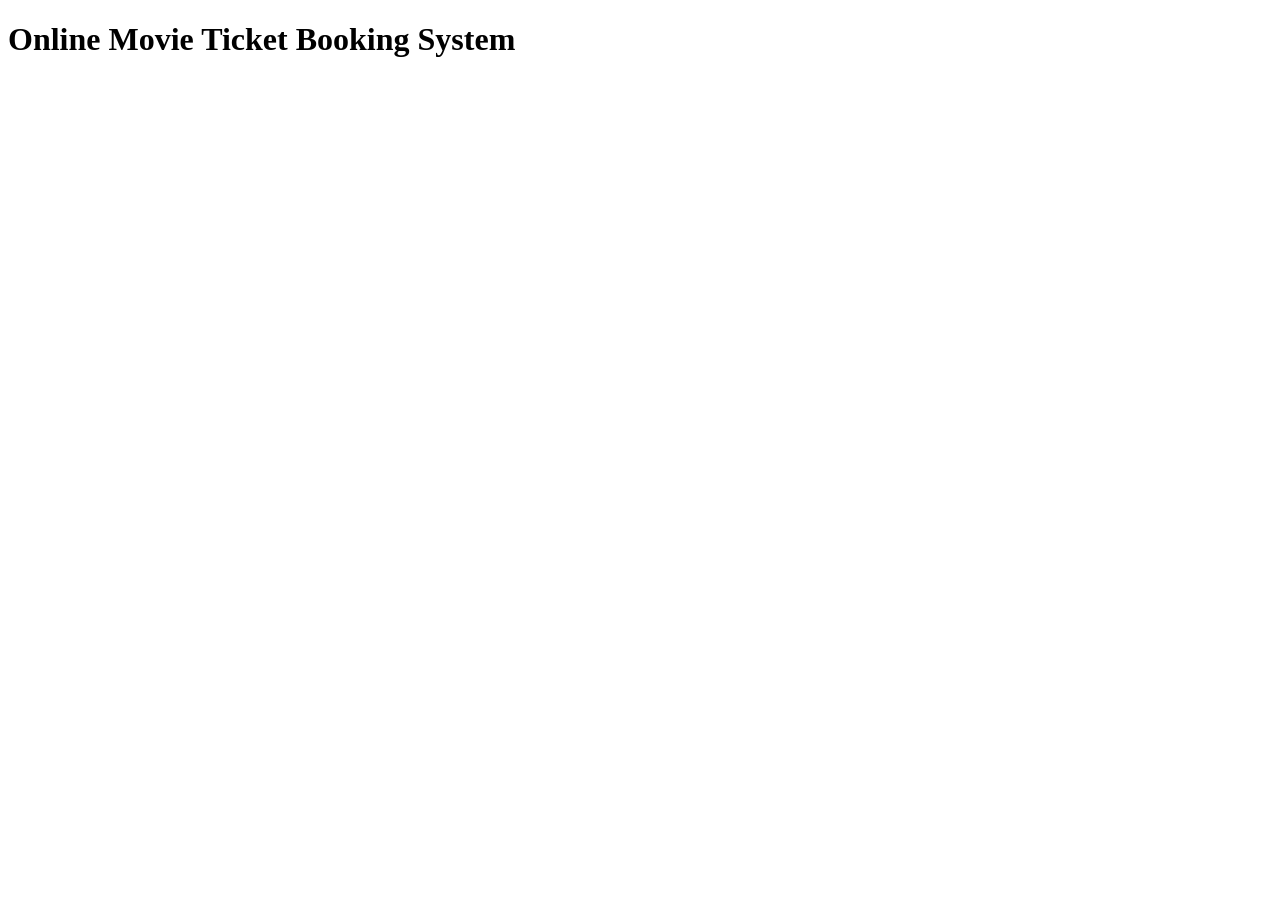
<file: Assignment 4/index.html>
<!DOCTYPE html>
<html>
<head>
    <title>Online Movie Ticket Booking System</title>
</head>

<body>

    <h1>Online Movie Ticket Booking System</h1>

    <script>

        console.log("1. Checking Seat Availability...");

        let seatsAvailable = true;

        let booking = new Promise(function(resolve, reject) {

            setTimeout(function() {

                if (seatsAvailable) {

                    resolve("2. Seats are Available");

                } else {

                    reject("No Seats Available");

                }

            }, 2000);

        });

        booking

            .then(function(message) {

                console.log(message);

                return "3. Payment Processed Successfully";

            })

            .then(function(message) {

                console.log(message);

                return "4. Booking Confirmed Successfully";

            })

            .then(function(message) {

                console.log(message);

                return "5. Ticket Generated Successfully";

            })

            .then(function(message) {

                console.log(message);

            })

            .catch(function(error) {

                console.log("Error:", error);

            });

    </script>

</body>
</html>
</file>
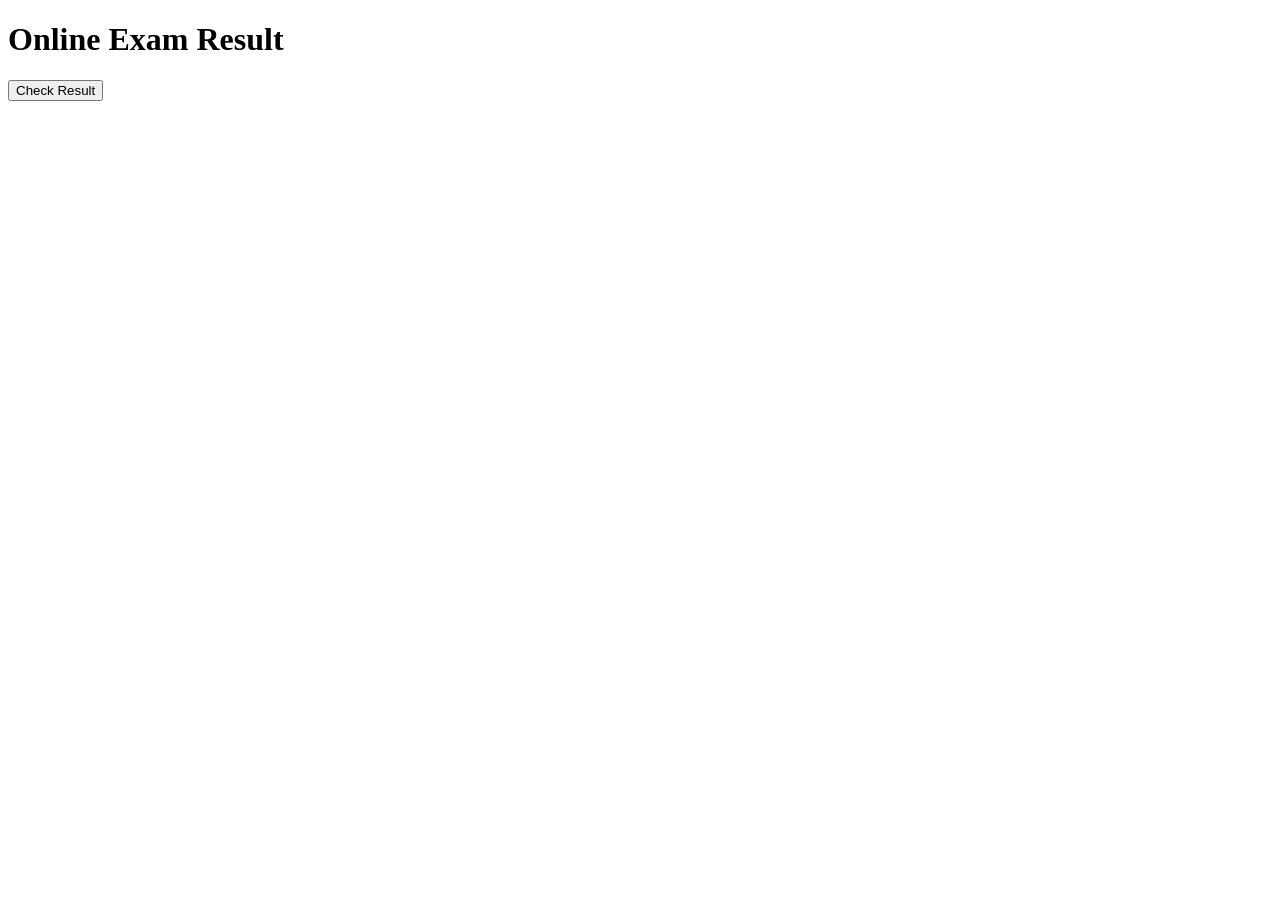
<file: Assignment 5/index.html>
<!DOCTYPE html>
<html lang="en">

<head>
    <meta charset="UTF-8">

    <meta name="viewport" content="width=device-width, initial-scale=1.0">

    <title>Online Exam Result</title>
</head>

<body>

    <h1>Online Exam Result</h1>

    <button onclick="checkResult()">
        Check Result
    </button>

    <p id="p"></p>

    <script>

        function calculateResult() {

            // A Promise represents a result that will be available sometime in the future.
            // Here, the Promise means:
            // "I will give you the exam result after some time."

            return new Promise(resolve => {

                // setTimeout() is used to simulate the result calculation
                // It waits for 3 seconds before giving the result.

                setTimeout(() => {

                    // resolve() means the asynchronous task is completed.
                    // It sends the final result to the function waiting for it.

                    resolve("Your result is ready! You scored 85 marks.");

                }, 3000);

            });

        }

        async function checkResult() {

            // async allows us to use await inside this function.
            // It makes asynchronous code easier to read.

            const para = document.getElementById("p");

            // Display a message immediately

            para.innerText = "Calculating your result...";

            // await waits until calculateResult() finishes.
            // It pauses only this async function, not the whole browser.

            const result = await calculateResult();

            // After 3 seconds, the Promise is resolved.
            // The result contains: "Your result is ready! You scored 85 marks."

            para.innerText = result;

        }

    </script>

</body>

</html>
</file>
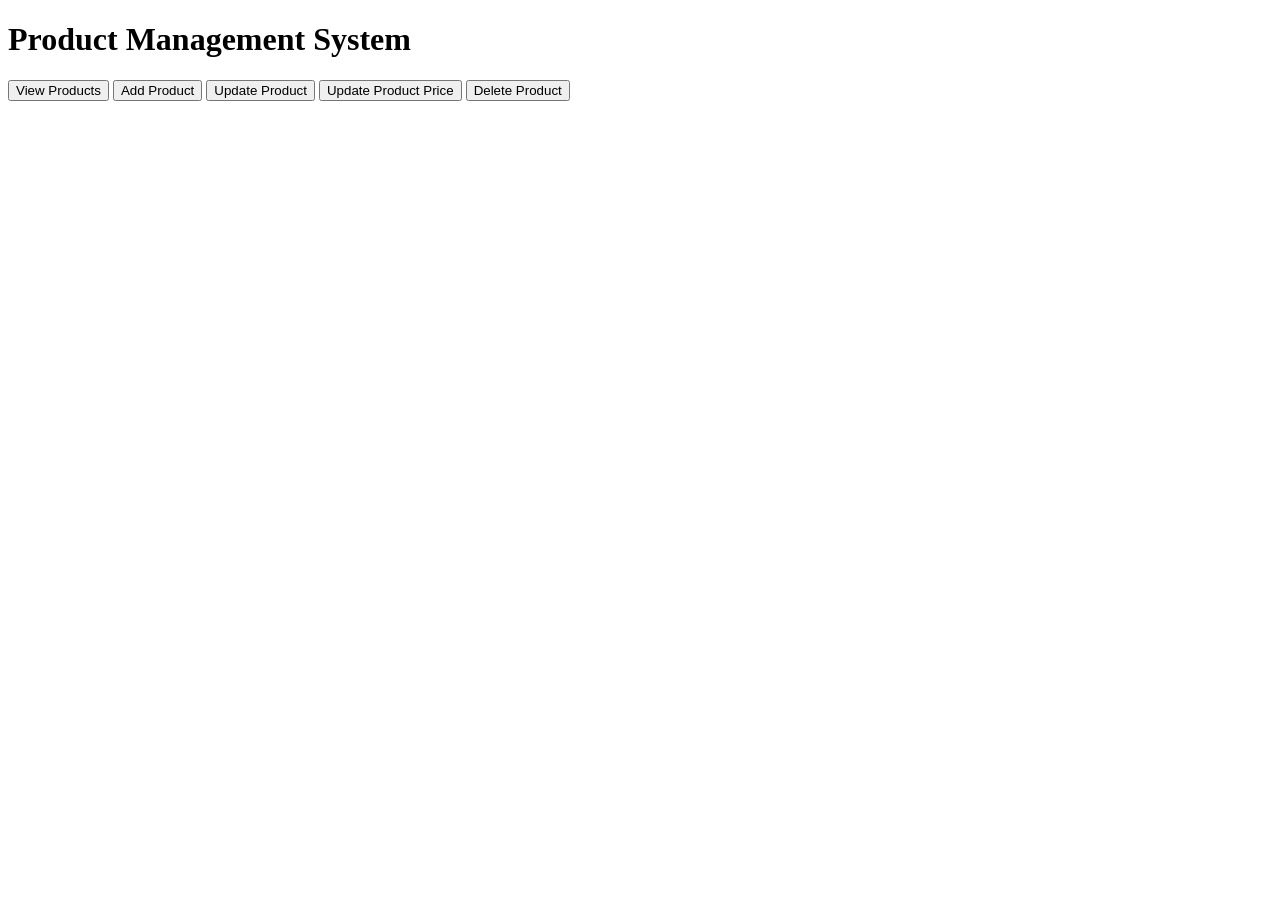
<file: Assignment 6/index.html>
<!DOCTYPE html>

<html lang="en">

<head>
    <meta charset="UTF-8">
    <title>Product Management API</title>
</head>

<body>

<h1>Product Management System</h1>

<button onclick="getProducts()">View Products</button>

<button onclick="addProduct()">Add Product</button>

<button onclick="updateProduct()">Update Product</button>

<button onclick="updatePrice()">Update Product Price</button>

<button onclick="deleteProduct()">Delete Product</button>

<script src="product.js"></script>

</body>

</html>
</file>
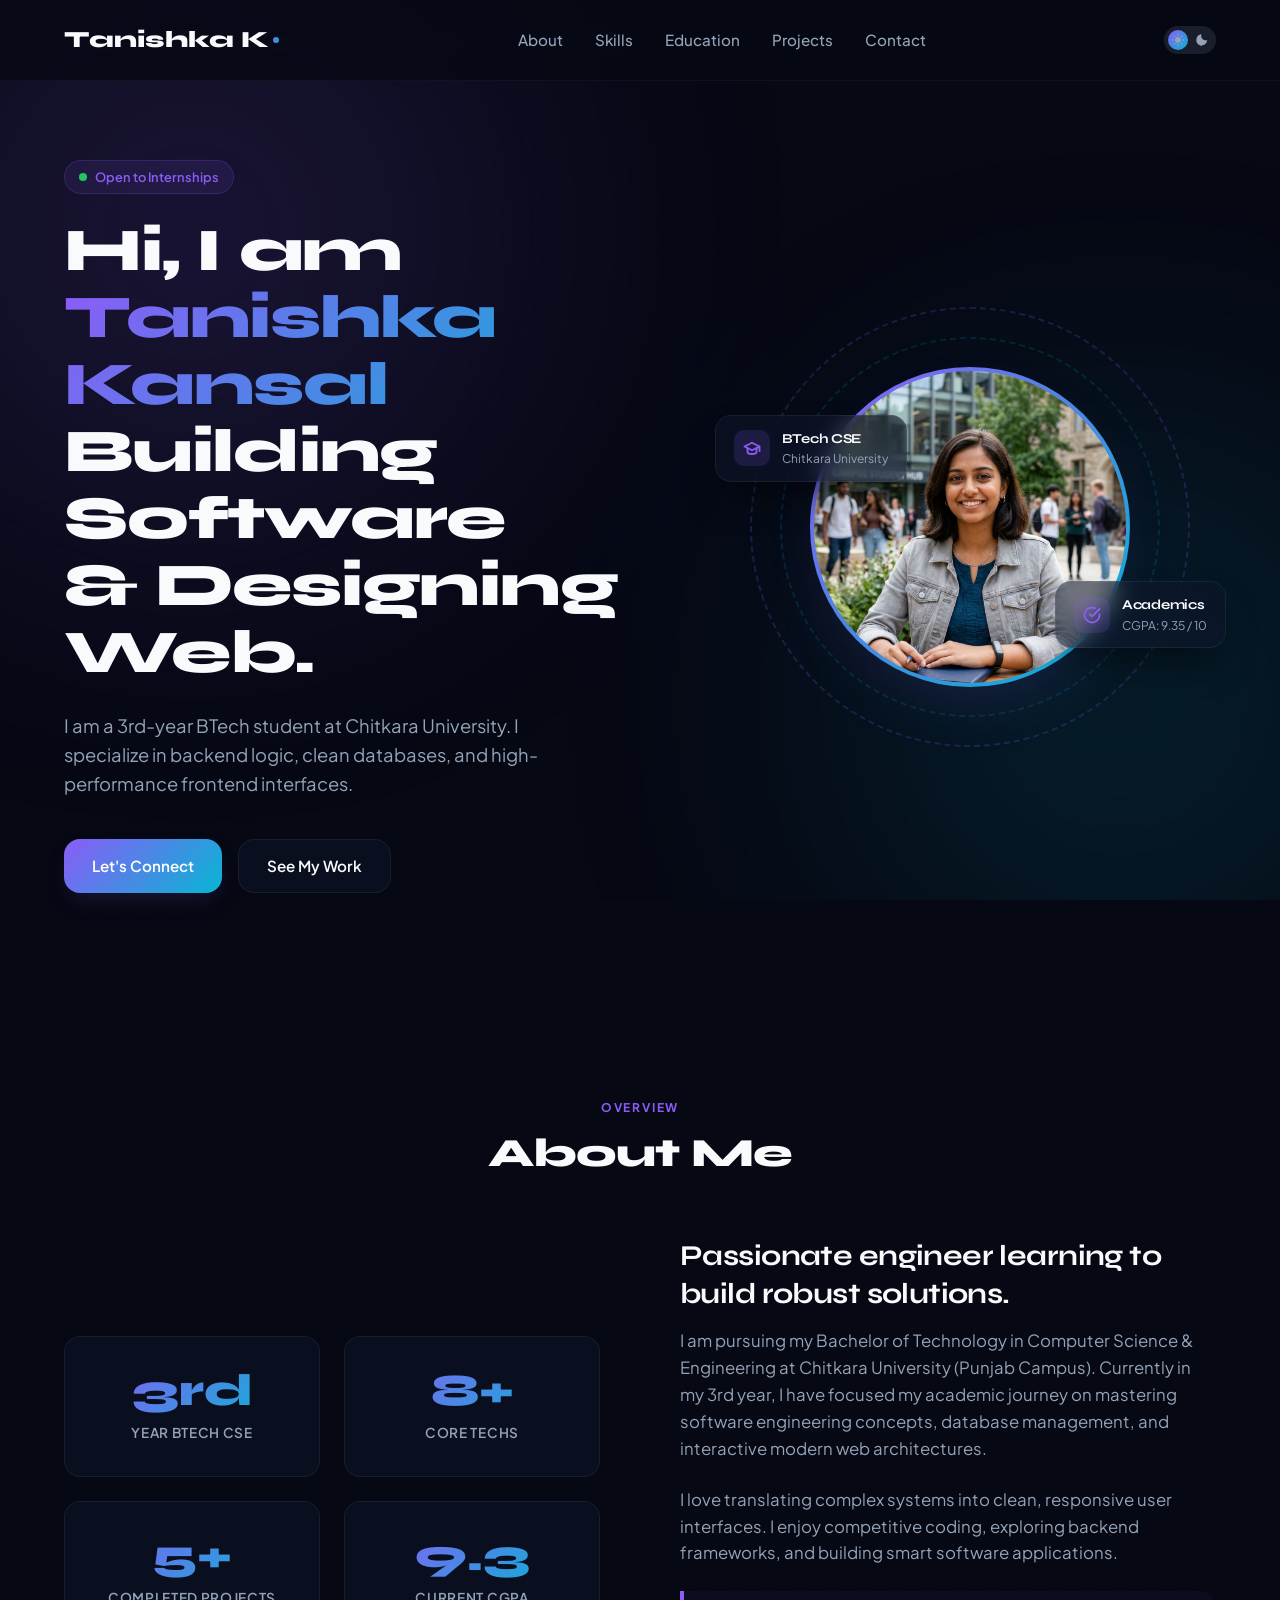
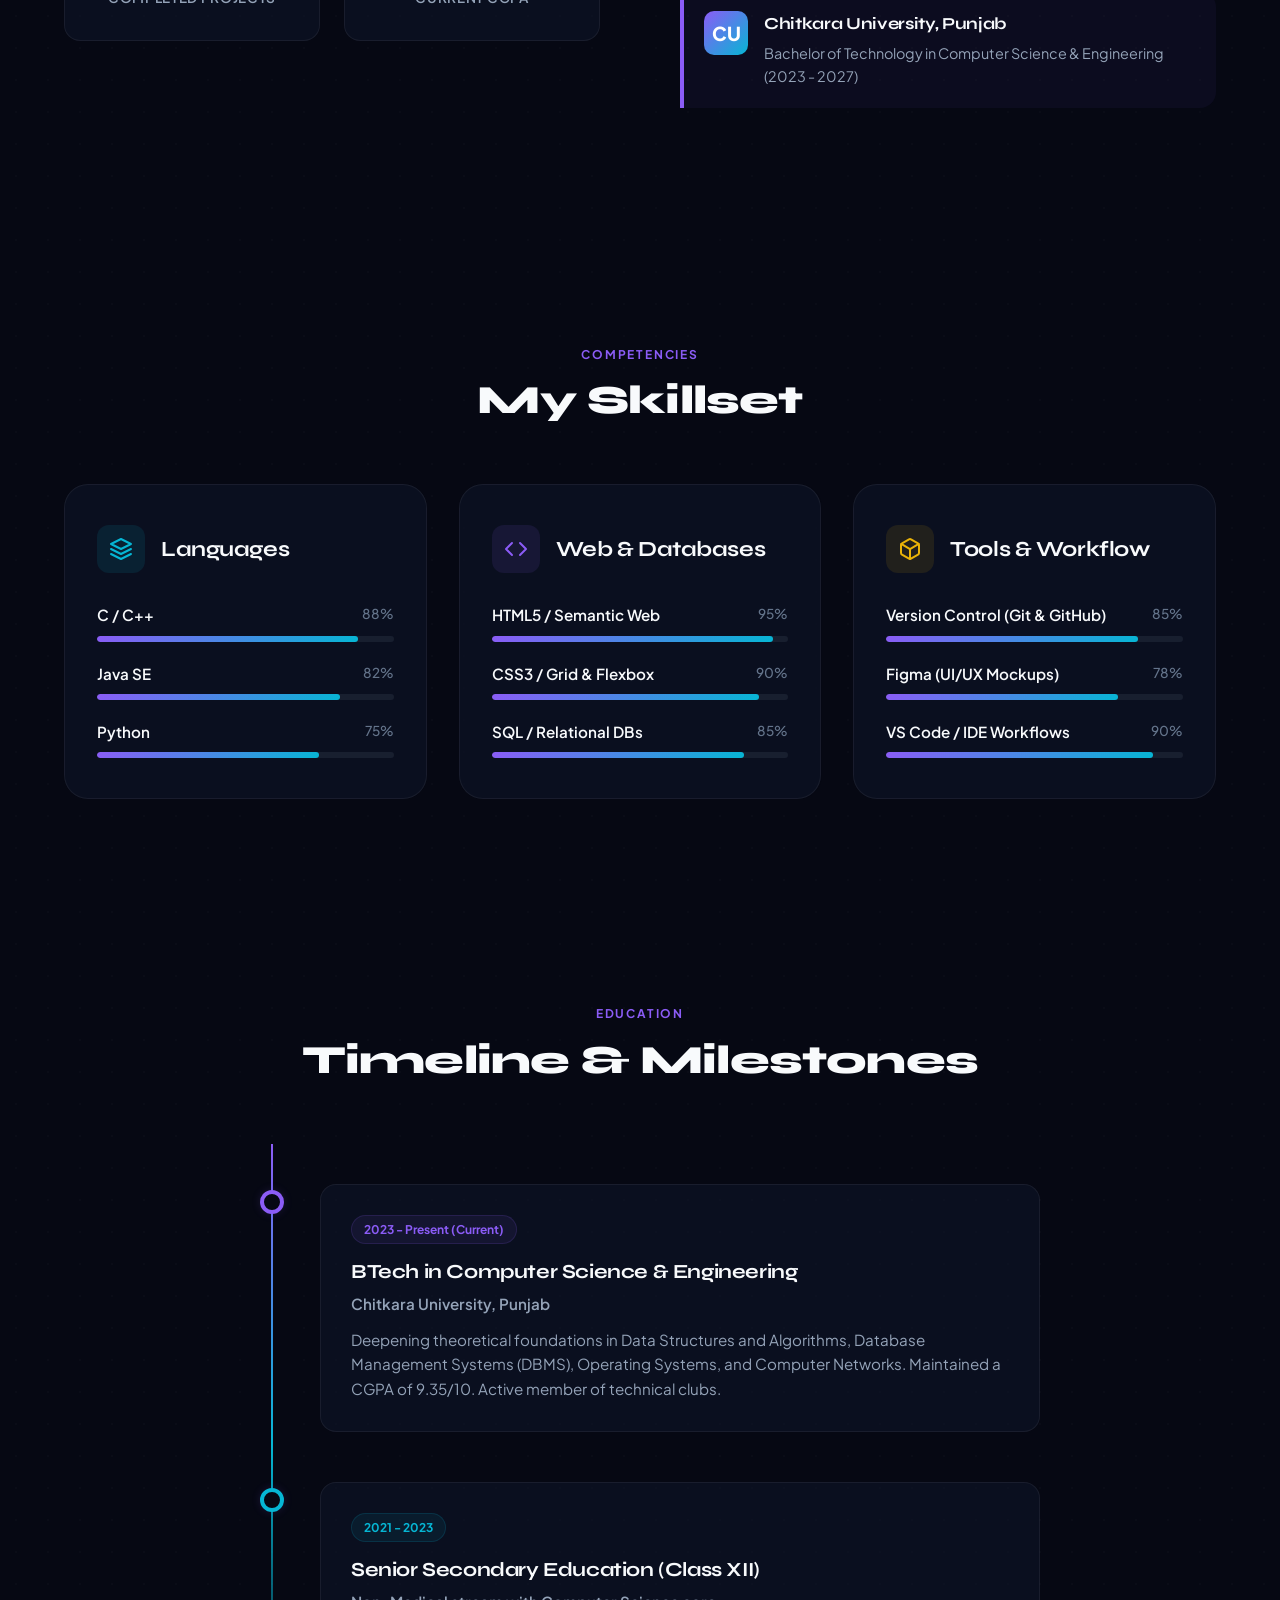
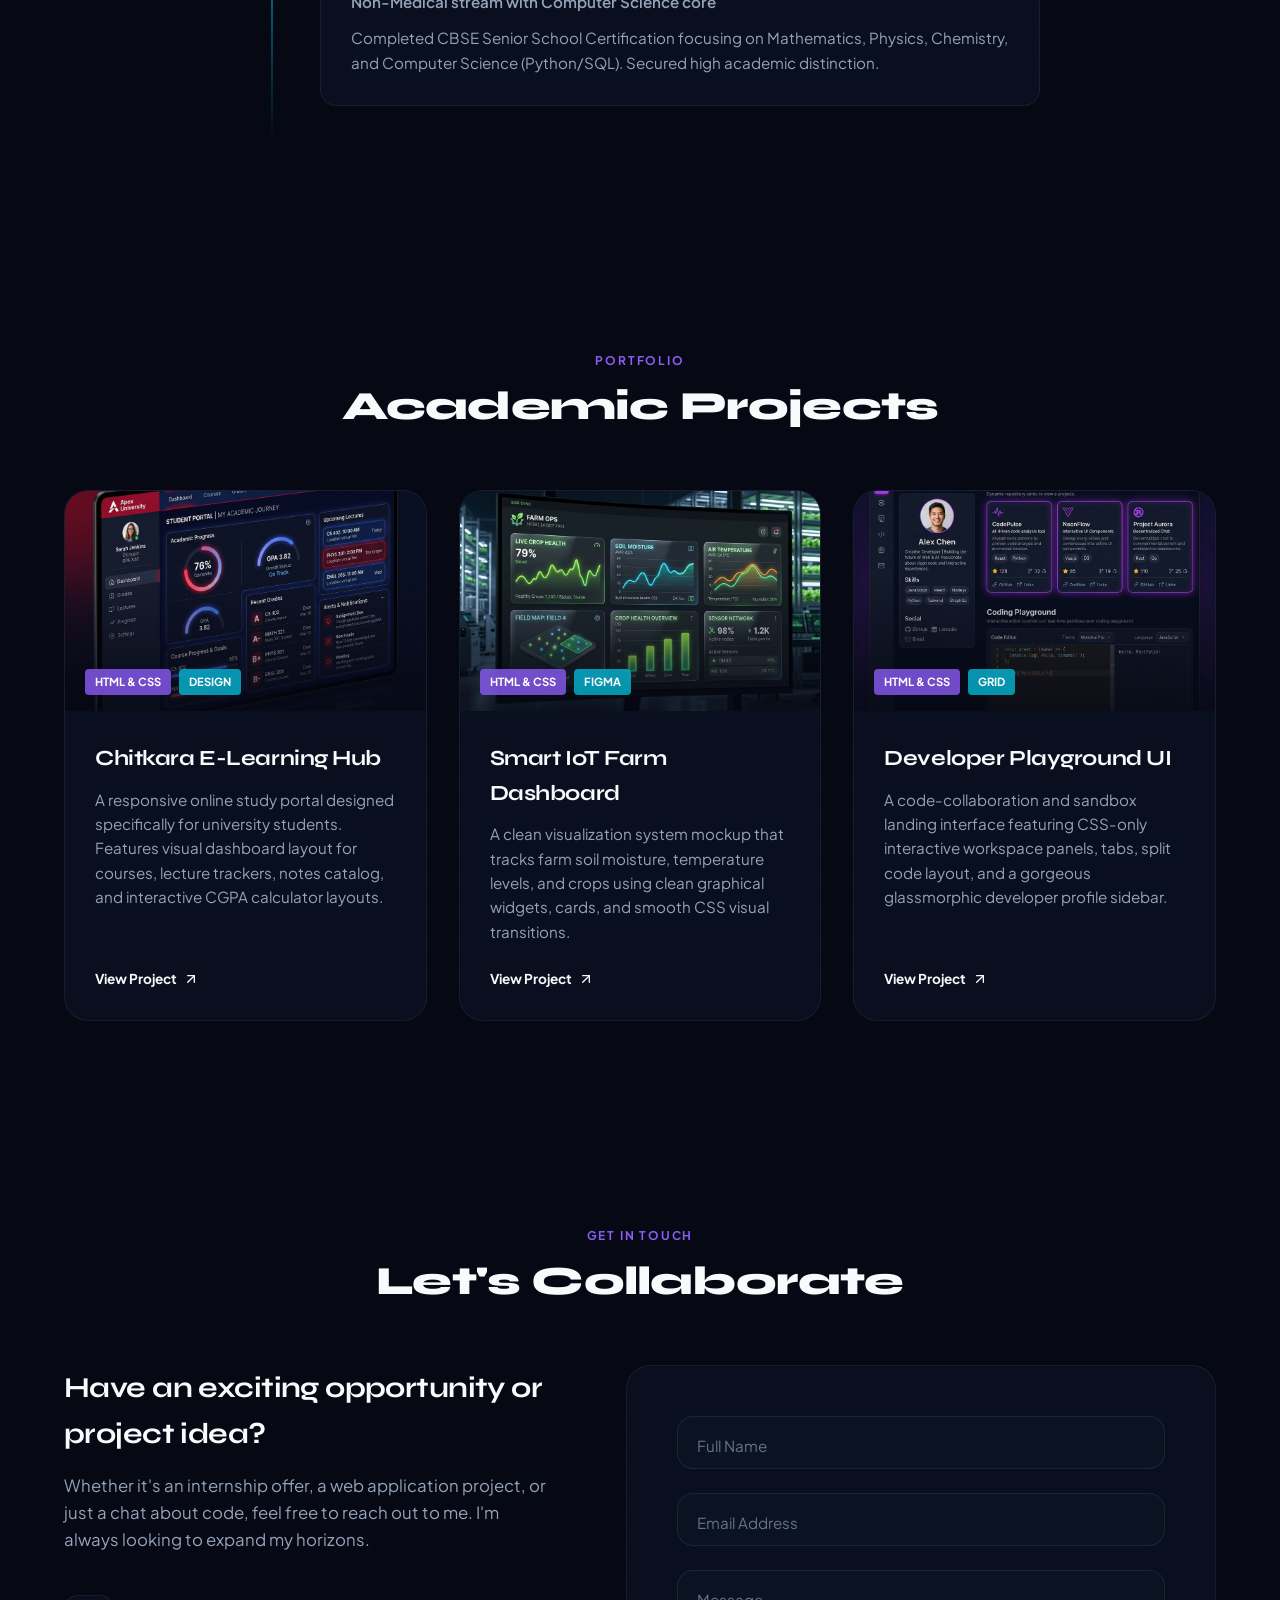
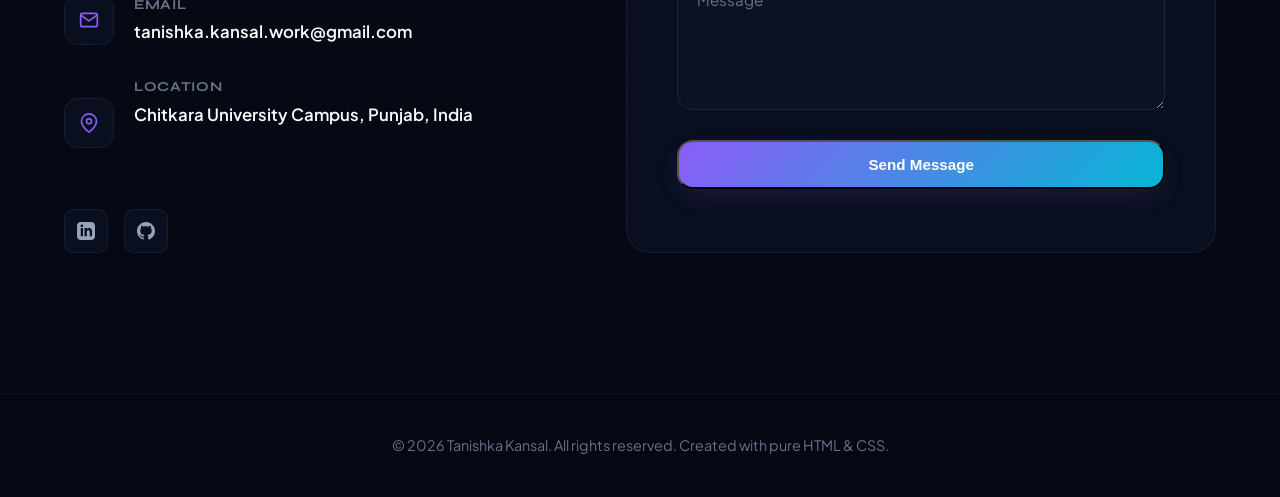
<file: portfolio/index.html>
<!DOCTYPE html>
<html lang="en">
<head>
  <meta charset="UTF-8">
  <meta name="viewport" content="width=device-width, initial-scale=1.0">
  <title>Tanishka Kansal | Personal Portfolio</title>
  <meta name="description" content="Personal portfolio of Tanishka Kansal, a 3rd-year BTech student at Chitkara University. High-performance software engineer and web developer portfolio built with HTML and CSS.">
  <meta name="keywords" content="Tanishka Kansal, Chitkara University, BTech student, Software Engineer Portfolio, Web Developer, HTML, CSS, No-JS Portfolio">
  
  <!-- OpenGraph Metadata -->
  <meta property="og:title" content="Tanishka Kansal | Portfolio">
  <meta property="og:description" content="Explore projects, skills, education, and career milestones of Tanishka Kansal, BTech CSE 3rd Year student at Chitkara University.">
  <meta property="og:type" content="website">
  <meta property="og:image" content="assets/avatar.jpg">
  
  <!-- Main Stylesheet -->
  <link rel="stylesheet" href="style.css">
</head>
<body>
  <!-- Checkbox Theme Toggle for Pure CSS Theme Shift (using :has hack in style.css) -->
  <input type="checkbox" id="theme-toggle">
  <!-- Checkbox Mobile Menu Toggle for Pure CSS Mobile Nav Toggle -->
  <input type="checkbox" id="menu-toggle">
  <!-- Ambient Light Glow Background Effects -->
  <div class="ambient-glows" aria-hidden="true">
    <div class="glow-bubble glow-bubble-1"></div>
    <div class="glow-bubble glow-bubble-2"></div>
  </div>
  <!-- Navigation Bar -->
  <header class="navbar" id="navbar">
    <div class="container nav-container">
      <a href="#navbar" class="logo" id="logo-link">
        Tanishka K<span class="logo-dot" aria-hidden="true"></span>
      </a>
      
      <nav aria-label="Main Navigation">
        <ul class="nav-menu">
          <li><a href="#about" class="nav-link" id="nav-about-link">About</a></li>
          <li><a href="#skills" class="nav-link" id="nav-skills-link">Skills</a></li>
          <li><a href="#education" class="nav-link" id="nav-education-link">Education</a></li>
          <li><a href="#projects" class="nav-link" id="nav-projects-link">Projects</a></li>
          <li><a href="#contact" class="nav-link" id="nav-contact-link">Contact</a></li>
        </ul>
      </nav>
      <div class="nav-controls">
        <!-- Theme Switcher Control -->
        <label for="theme-toggle" class="theme-switch-label" title="Toggle Light/Dark Theme" aria-label="Toggle Light/Dark Theme">
          <!-- Sun Icon -->
          <svg class="sun-icon" xmlns="http://www.w3.org/2000/svg" viewBox="0 0 24 24"><path d="M12 7c-2.76 0-5 2.24-5 5s2.24 5 5 5 5-2.24 5-5-2.24-5-5-5zM2 13h2c.55 0 1-.45 1-1s-.45-1-1-1H2c-.55 0-1 .45-1 1s.45 1 1 1zm18 0h2c.55 0 1-.45 1-1s-.45-1-1-1h-2c-.55 0-1 .45-1 1s.45 1 1 1zM11 2v2c0 .55.45 1 1 1s1-.45 1-1V2c0-.55-.45-1-1-1s-1 .45-1 1zm0 18v2c0 .55.45 1 1 1s1-.45 1-1v-2c0-.55-.45-1-1-1s-1 .45-1 1zM5.99 4.58c-.39-.39-1.03-.39-1.41 0s-.39 1.03 0 1.41l1.06 1.06c.39.39 1.03.39 1.41 0s.39-1.03 0-1.41L5.99 4.58zm12.37 12.37c-.39-.39-1.03-.39-1.41 0s-.39 1.03 0 1.41l1.06 1.06c.39.39 1.03.39 1.41 0s.39-1.03 0-1.41l-1.06-1.06zm1.06-10.96c.39-.39.39-1.03 0-1.41s-1.03-.39-1.41 0l-1.06 1.06c-.39.39-.39 1.03 0 1.41s1.03.39 1.41 0l1.06-1.06zM7.05 18.36c.39-.39.39-1.03 0-1.41s-1.03-.39-1.41 0l-1.06 1.06c-.39.39-.39 1.03 0 1.41s1.03.39 1.41 0l1.06-1.06z"/></svg>
          <!-- Moon Icon -->
          <svg class="moon-icon" xmlns="http://www.w3.org/2000/svg" viewBox="0 0 24 24"><path d="M12.3 22h-.1c-5.5 0-10-4.5-10-10 0-4.7 3.2-8.7 7.7-9.7.6-.1 1.1.4 1 1-.5 2.5.2 5.1 2 7 1.8 1.8 4.4 2.5 7 2 .6-.1 1.1.4 1 1-.9 4.6-4.9 7.8-9.6 7.7z"/></svg>
          <span class="switch-ball"></span>
        </label>
        <!-- Burger Menu Trigger for Responsive Layout -->
        <label for="menu-toggle" class="menu-btn" aria-label="Toggle Navigation Menu">
          <span></span>
          <span></span>
          <span></span>
        </label>
      </div>
    </div>
  </header>
  <!-- Hero Section -->
  <section class="hero" id="home">
    <div class="container hero-grid">
      <div class="hero-content">
        <div class="hero-badge">
          <span class="hero-badge-dot"></span> Open to Internships
        </div>
        <h1 class="hero-title">
          Hi, I am <span class="gradient-text">Tanishka Kansal</span>
          <span>Building Software</span>
          <span>& Designing Web.</span>
        </h1>
        <p class="hero-desc">
          I am a 3rd-year BTech student at Chitkara University. I specialize in backend logic, clean databases, and high-performance frontend interfaces.
        </p>
        <div class="hero-ctas">
          <a href="#contact" class="btn btn-primary" id="hero-cta-contact">Let's Connect</a>
          <a href="#projects" class="btn btn-secondary" id="hero-cta-projects">See My Work</a>
        </div>
      </div>
      
      <div class="hero-showcase">
        <!-- Floating Badge 1 -->
        <div class="floating-badge badge-1" aria-hidden="true">
          <div class="badge-icon">
            <svg xmlns="http://www.w3.org/2000/svg" width="18" height="18" viewBox="0 0 24 24" fill="none" stroke="currentColor" stroke-width="2.5" stroke-linecap="round" stroke-linejoin="round"><path d="M22 10v6M2 10l10-5 10 5-10 5z"/><path d="M6 12v5c0 2 2 3 6 3s6-1 6-3v-5"/></svg>
          </div>
          <div class="badge-info">
            <h4>BTech CSE</h4>
            <p>Chitkara University</p>
          </div>
        </div>
        <!-- Outer Rotating Rings -->
        <div class="avatar-ring ring-outer" aria-hidden="true"></div>
        <div class="avatar-ring ring-inner" aria-hidden="true"></div>
        <!-- Central Rounded Profile Portrait -->
        <div class="avatar-frame">
          <div class="avatar-inner">
            <img src="assets/avatar.jpg" alt="Tanishka Kansal Avatar Portrait">
          </div>
        </div>
        <!-- Floating Badge 2 -->
        <div class="floating-badge badge-2" aria-hidden="true">
          <div class="badge-icon">
            <svg xmlns="http://www.w3.org/2000/svg" width="18" height="18" viewBox="0 0 24 24" fill="none" stroke="currentColor" stroke-width="2.5" stroke-linecap="round" stroke-linejoin="round"><path d="M22 11.08V12a10 10 0 1 1-5.93-9.14"></path><polyline points="22 4 12 14.01 9 11.01"></polyline></svg>
          </div>
          <div class="badge-info">
            <h4>Academics</h4>
            <p>CGPA: 9.35 / 10</p>
          </div>
        </div>
      </div>
    </div>
  </section>
  <!-- About Section -->
  <section class="about" id="about">
    <div class="container">
      <div class="section-header">
        <span class="section-tag">Overview</span>
        <h2 class="section-title">About Me</h2>
      </div>
      
      <div class="about-grid">
        <div class="about-stats">
          <div class="stat-card">
            <div class="stat-number gradient-text">3rd</div>
            <div class="stat-label">Year BTech CSE</div>
          </div>
          <div class="stat-card">
            <div class="stat-number gradient-text">8+</div>
            <div class="stat-label">Core Techs</div>
          </div>
          <div class="stat-card">
            <div class="stat-number gradient-text">5+</div>
            <div class="stat-label">Completed Projects</div>
          </div>
          <div class="stat-card">
            <div class="stat-number gradient-text">9.3</div>
            <div class="stat-label">Current CGPA</div>
          </div>
        </div>
        
        <div class="about-details">
          <h3>Passionate engineer learning to build robust solutions.</h3>
          <p>
            I am pursuing my Bachelor of Technology in Computer Science & Engineering at Chitkara University (Punjab Campus). Currently in my 3rd year, I have focused my academic journey on mastering software engineering concepts, database management, and interactive modern web architectures.
          </p>
          <p>
            I love translating complex systems into clean, responsive user interfaces. I enjoy competitive coding, exploring backend frameworks, and building smart software applications.
          </p>
          
          <div class="university-highlight">
            <div class="univ-logo-placeholder">CU</div>
            <div class="univ-info">
              <h4>Chitkara University, Punjab</h4>
              <p>Bachelor of Technology in Computer Science & Engineering (2023 - 2027)</p>
            </div>
          </div>
        </div>
      </div>
    </div>
  </section>
  <!-- Skills Section -->
  <section class="skills" id="skills">
    <div class="container">
      <div class="section-header">
        <span class="section-tag">Competencies</span>
        <h2 class="section-title">My Skillset</h2>
      </div>
      
      <div class="skills-grid">
        <!-- Programming Category -->
        <div class="skill-category">
          <div class="skill-cat-header">
            <div class="skill-cat-icon">
              <svg xmlns="http://www.w3.org/2000/svg" width="24" height="24" viewBox="0 0 24 24" fill="none" stroke="currentColor" stroke-width="2" stroke-linecap="round" stroke-linejoin="round"><polygon points="12 2 2 7 12 12 22 7 12 2"></polygon><polyline points="2 17 12 22 22 17"></polyline><polyline points="2 12 12 17 22 12"></polyline></svg>
            </div>
            <h3>Languages</h3>
          </div>
          <div class="skills-list">
            <div class="skill-item">
              <div class="skill-info">
                <span class="skill-name">C / C++</span>
                <span class="skill-percent">88%</span>
              </div>
              <div class="skill-track"><div class="skill-progress skill-progress-c"></div></div>
            </div>
            <div class="skill-item">
              <div class="skill-info">
                <span class="skill-name">Java SE</span>
                <span class="skill-percent">82%</span>
              </div>
              <div class="skill-track"><div class="skill-progress skill-progress-java"></div></div>
            </div>
            <div class="skill-item">
              <div class="skill-info">
                <span class="skill-name">Python</span>
                <span class="skill-percent">75%</span>
              </div>
              <div class="skill-track"><div class="skill-progress skill-progress-py"></div></div>
            </div>
          </div>
        </div>
        <!-- Web Technologies Category -->
        <div class="skill-category">
          <div class="skill-cat-header">
            <div class="skill-cat-icon">
              <svg xmlns="http://www.w3.org/2000/svg" width="24" height="24" viewBox="0 0 24 24" fill="none" stroke="currentColor" stroke-width="2" stroke-linecap="round" stroke-linejoin="round"><polyline points="16 18 22 12 16 6"></polyline><polyline points="8 6 2 12 8 18"></polyline></svg>
            </div>
            <h3>Web & Databases</h3>
          </div>
          <div class="skills-list">
            <div class="skill-item">
              <div class="skill-info">
                <span class="skill-name">HTML5 / Semantic Web</span>
                <span class="skill-percent">95%</span>
              </div>
              <div class="skill-track"><div class="skill-progress skill-progress-html"></div></div>
            </div>
            <div class="skill-item">
              <div class="skill-info">
                <span class="skill-name">CSS3 / Grid & Flexbox</span>
                <span class="skill-percent">90%</span>
              </div>
              <div class="skill-track"><div class="skill-progress skill-progress-css"></div></div>
            </div>
            <div class="skill-item">
              <div class="skill-info">
                <span class="skill-name">SQL / Relational DBs</span>
                <span class="skill-percent">85%</span>
              </div>
              <div class="skill-track"><div class="skill-progress skill-progress-sql"></div></div>
            </div>
          </div>
        </div>
        <!-- Developer Tools Category -->
        <div class="skill-category">
          <div class="skill-cat-header">
            <div class="skill-cat-icon">
              <svg xmlns="http://www.w3.org/2000/svg" width="24" height="24" viewBox="0 0 24 24" fill="none" stroke="currentColor" stroke-width="2" stroke-linecap="round" stroke-linejoin="round"><path d="M21 16V8a2 2 0 0 0-1-1.73l-7-4a2 2 0 0 0-2 0l-7 4A2 2 0 0 0 3 8v8a2 2 0 0 0 1 1.73l7 4a2 2 0 0 0 2 0l7-4A2 2 0 0 0 21 16z"></path><polyline points="3.27 6.96 12 12.01 20.73 6.96"></polyline><line x1="12" y1="22.08" x2="12" y2="12"></line></svg>
            </div>
            <h3>Tools & Workflow</h3>
          </div>
          <div class="skills-list">
            <div class="skill-item">
              <div class="skill-info">
                <span class="skill-name">Version Control (Git & GitHub)</span>
                <span class="skill-percent">85%</span>
              </div>
              <div class="skill-track"><div class="skill-progress skill-progress-git"></div></div>
            </div>
            <div class="skill-item">
              <div class="skill-info">
                <span class="skill-name">Figma (UI/UX Mockups)</span>
                <span class="skill-percent">78%</span>
              </div>
              <div class="skill-track"><div class="skill-progress skill-progress-figma"></div></div>
            </div>
            <div class="skill-item">
              <div class="skill-info">
                <span class="skill-name">VS Code / IDE Workflows</span>
                <span class="skill-percent">90%</span>
              </div>
              <div class="skill-track"><div class="skill-progress skill-progress-vs"></div></div>
            </div>
          </div>
        </div>
      </div>
    </div>
  </section>
  <!-- Education Timeline Section -->
  <section class="timeline-section" id="education">
    <div class="container">
      <div class="section-header">
        <span class="section-tag">Education</span>
        <h2 class="section-title">Timeline & Milestones</h2>
      </div>
      
      <div class="timeline">
        <!-- Milestone 1 -->
        <div class="timeline-item">
          <div class="timeline-dot"></div>
          <div class="timeline-card">
            <span class="timeline-badge">2023 - Present (Current)</span>
            <h3>BTech in Computer Science & Engineering</h3>
            <p class="timeline-inst">Chitkara University, Punjab</p>
            <p>
              Deepening theoretical foundations in Data Structures and Algorithms, Database Management Systems (DBMS), Operating Systems, and Computer Networks. Maintained a CGPA of 9.35/10. Active member of technical clubs.
            </p>
          </div>
        </div>
        <!-- Milestone 2 -->
        <div class="timeline-item">
          <div class="timeline-dot"></div>
          <div class="timeline-card">
            <span class="timeline-badge">2021 - 2023</span>
            <h3>Senior Secondary Education (Class XII)</h3>
            <p class="timeline-inst">Non-Medical stream with Computer Science core</p>
            <p>
              Completed CBSE Senior School Certification focusing on Mathematics, Physics, Chemistry, and Computer Science (Python/SQL). Secured high academic distinction.
            </p>
          </div>
        </div>
      </div>
    </div>
  </section>
  <!-- Projects Section -->
  <section class="projects" id="projects">
    <div class="container">
      <div class="section-header">
        <span class="section-tag">Portfolio</span>
        <h2 class="section-title">Academic Projects</h2>
      </div>
      
      <div class="projects-grid">
        <!-- Project 1 -->
        <div class="project-card">
          <div class="project-image">
            <img src="assets/project-learn.jpg" alt="Chitkara E-Learning Hub Interface Mockup">
            <div class="project-glow"></div>
            <div class="project-tags">
              <span class="project-tag">HTML & CSS</span>
              <span class="project-tag">Design</span>
            </div>
          </div>
          <div class="project-info">
            <h3>Chitkara E-Learning Hub</h3>
            <p>
              A responsive online study portal designed specifically for university students. Features visual dashboard layout for courses, lecture trackers, notes catalog, and interactive CGPA calculator layouts.
            </p>
            <div class="project-links">
              <a href="#" class="project-link">
                View Project 
                <svg xmlns="http://www.w3.org/2000/svg" width="24" height="24" viewBox="0 0 24 24" fill="none" stroke="currentColor" stroke-width="2" stroke-linecap="round" stroke-linejoin="round"><line x1="7" y1="17" x2="17" y2="7"></line><polyline points="7 7 17 7 17 17"></polyline></svg>
              </a>
            </div>
          </div>
        </div>
        <!-- Project 2 -->
        <div class="project-card">
          <div class="project-image">
            <img src="assets/project-iot.jpg" alt="Smart IoT Farming Interface Mockup">
            <div class="project-glow"></div>
            <div class="project-tags">
              <span class="project-tag">HTML & CSS</span>
              <span class="project-tag">Figma</span>
            </div>
          </div>
          <div class="project-info">
            <h3>Smart IoT Farm Dashboard</h3>
            <p>
              A clean visualization system mockup that tracks farm soil moisture, temperature levels, and crops using clean graphical widgets, cards, and smooth CSS visual transitions.
            </p>
            <div class="project-links">
              <a href="#" class="project-link">
                View Project 
                <svg xmlns="http://www.w3.org/2000/svg" width="24" height="24" viewBox="0 0 24 24" fill="none" stroke="currentColor" stroke-width="2" stroke-linecap="round" stroke-linejoin="round"><line x1="7" y1="17" x2="17" y2="7"></line><polyline points="7 7 17 7 17 17"></polyline></svg>
              </a>
            </div>
          </div>
        </div>
        <!-- Project 3 -->
        <div class="project-card">
          <div class="project-image">
            <img src="assets/project-dev.jpg" alt="Dev Collaboration Platform Interface Mockup">
            <div class="project-glow"></div>
            <div class="project-tags">
              <span class="project-tag">HTML & CSS</span>
              <span class="project-tag">Grid</span>
            </div>
          </div>
          <div class="project-info">
            <h3>Developer Playground UI</h3>
            <p>
              A code-collaboration and sandbox landing interface featuring CSS-only interactive workspace panels, tabs, split code layout, and a gorgeous glassmorphic developer profile sidebar.
            </p>
            <div class="project-links">
              <a href="#" class="project-link">
                View Project 
                <svg xmlns="http://www.w3.org/2000/svg" width="24" height="24" viewBox="0 0 24 24" fill="none" stroke="currentColor" stroke-width="2" stroke-linecap="round" stroke-linejoin="round"><line x1="7" y1="17" x2="17" y2="7"></line><polyline points="7 7 17 7 17 17"></polyline></svg>
              </a>
            </div>
          </div>
        </div>
      </div>
    </div>
  </section>
  <!-- Contact Section -->
  <section class="contact" id="contact">
    <div class="container">
      <div class="section-header">
        <span class="section-tag">Get in Touch</span>
        <h2 class="section-title">Let's Collaborate</h2>
      </div>
      
      <div class="contact-grid">
        <div class="contact-info">
          <h3>Have an exciting opportunity or project idea?</h3>
          <p>
            Whether it's an internship offer, a web application project, or just a chat about code, feel free to reach out to me. I'm always looking to expand my horizons.
          </p>
          
          <div class="contact-details">
            <div class="contact-item">
              <div class="contact-icon">
                <svg xmlns="http://www.w3.org/2000/svg" width="20" height="20" viewBox="0 0 24 24" fill="none" stroke="currentColor" stroke-width="2" stroke-linecap="round" stroke-linejoin="round"><path d="M4 4h16c1.1 0 2 .9 2 2v12c0 1.1-.9 2-2 2H4c-1.1 0-2-.9-2-2V6c0-1.1.9-2 2-2z"></path><polyline points="22,6 12,13 2,6"></polyline></svg>
              </div>
              <div class="contact-text">
                <h4>Email</h4>
                <a href="mailto:tanishka.kansal.work@gmail.com">tanishka.kansal.work@gmail.com</a>
              </div>
            </div>
            
            <div class="contact-item">
              <div class="contact-icon">
                <svg xmlns="http://www.w3.org/2000/svg" width="20" height="20" viewBox="0 0 24 24" fill="none" stroke="currentColor" stroke-width="2" stroke-linecap="round" stroke-linejoin="round"><path d="M21 10c0 7-9 13-9 13s-9-6-9-13a9 9 0 0 1 18 0z"></path><circle cx="12" cy="10" r="3"></circle></svg>
              </div>
              <div class="contact-text">
                <h4>Location</h4>
                <p>Chitkara University Campus, Punjab, India</p>
              </div>
            </div>
          </div>
          
          <div class="social-links">
            <a href="#" class="social-link" title="LinkedIn" aria-label="LinkedIn">
              <svg xmlns="http://www.w3.org/2000/svg" viewBox="0 0 24 24"><path d="M19 0h-14c-2.761 0-5 2.239-5 5v14c0 2.761 2.239 5 5 5h14c2.762 0 5-2.239 5-5v-14c0-2.761-2.238-5-5-5zm-11 19h-3v-11h3v11zm-1.5-12.268c-.966 0-1.75-.779-1.75-1.75s.784-1.75 1.75-1.75 1.75.779 1.75 1.75-.784 1.75-1.75 1.75zm13.5 12.268h-3v-5.604c0-3.368-4-3.113-4 0v5.604h-3v-11h3v1.765c1.396-2.586 7-2.777 7 2.476v6.759z"/></svg>
            </a>
            <a href="#" class="social-link" title="GitHub" aria-label="GitHub">
              <svg xmlns="http://www.w3.org/2000/svg" viewBox="0 0 24 24"><path d="M12 0c-6.626 0-12 5.373-12 12 0 5.302 3.438 9.8 8.207 11.387.599.111.793-.261.793-.577v-2.234c-3.338.726-4.033-1.416-4.033-1.416-.546-1.387-1.333-1.756-1.333-1.756-1.089-.745.083-.729.083-.729 1.205.084 1.839 1.237 1.839 1.237 1.07 1.834 2.807 1.304 3.492.997.107-.775.418-1.305.762-1.604-2.665-.305-5.467-1.334-5.467-5.931 0-1.311.469-2.381 1.236-3.221-.124-.303-.535-1.524.117-3.176 0 0 1.008-.322 3.301 1.23.957-.266 1.983-.399 3.003-.404 1.02.005 2.047.138 3.006.404 2.291-1.552 3.297-1.23 3.297-1.23.653 1.653.242 2.874.118 3.176.77.84 1.235 1.911 1.235 3.221 0 4.609-2.807 5.624-5.479 5.921.43.372.823 1.102.823 2.222v3.293c0 .319.192.694.801.576 4.765-1.589 8.199-6.086 8.199-11.386 0-6.627-5.373-12-12-12z"/></svg>
            </a>
          </div>
        </div>
        
        <div class="contact-form-container">
          <form class="contact-form" action="#" method="POST">
            <div class="form-group">
              <input type="text" id="contact-name" class="form-input" placeholder=" " required>
              <label for="contact-name" class="form-label">Full Name</label>
            </div>
            
            <div class="form-group">
              <input type="email" id="contact-email" class="form-input" placeholder=" " required>
              <label for="contact-email" class="form-label">Email Address</label>
            </div>
            
            <div class="form-group">
              <textarea id="contact-message" class="form-input" placeholder=" " required></textarea>
              <label for="contact-message" class="form-label">Message</label>
            </div>
            
            <button type="submit" class="btn btn-primary">Send Message</button>
          </form>
        </div>
      </div>
    </div>
  </section>
  <!-- Footer Section -->
  <footer class="footer">
    <div class="container">
      <p class="footer-text">&copy; 2026 Tanishka Kansal. All rights reserved. Created with pure HTML & CSS.</p>
    </div>
  </footer>
</body>
</html>
</file>
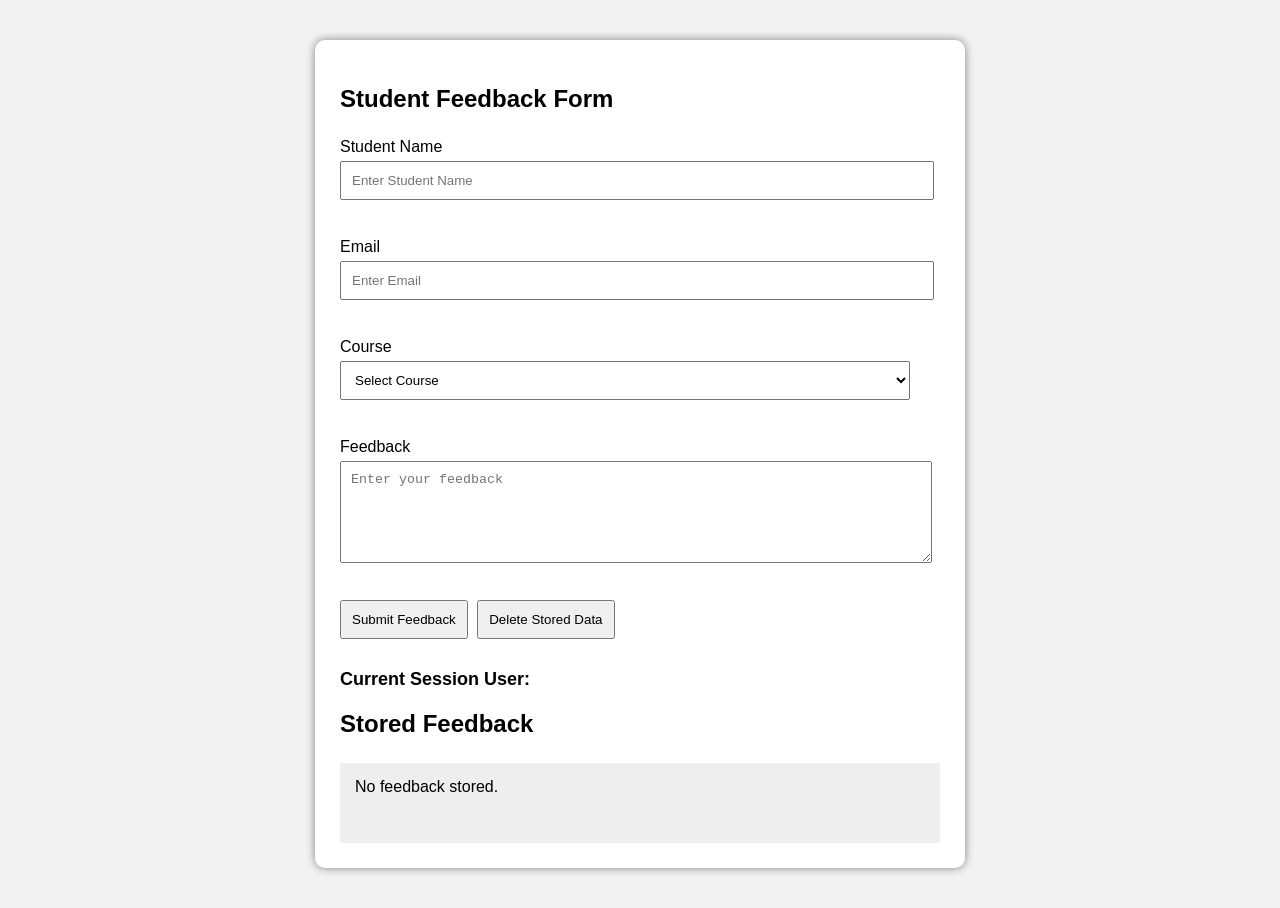
<file: storage management/index.html>
<!DOCTYPE html>
<html lang="en">
<head>
    <meta charset="UTF-8">
    <meta name="viewport" content="width=device-width, initial-scale=1.0">

    <title>Student Feedback Form</title>

    <style>

        body{
            font-family: Arial, sans-serif;
            background:#f2f2f2;
        }

        .container{
            width:600px;
            margin:40px auto;
            background:white;
            padding:25px;
            border-radius:10px;
            box-shadow:0px 0px 10px gray;
        }

        h2{
            margin-bottom:25px;
        }

        label{
            display:block;
            margin-top:15px;
            margin-bottom:5px;
            font-size:16px;
        }

        input, select, textarea{
            width:95%;
            padding:10px;
            margin-bottom:5px;
        }

        textarea{
            height:80px;
            resize:vertical;
        }

        button{
            padding:10px;
            margin:10px 5px 10px 0;
            cursor:pointer;
        }

        .error{
            color:red;
            font-size:14px;
            min-height:18px;
        }

        #sessionUser{
            font-size:18px;
            font-weight:bold;
            margin-top:20px;
        }

        #storedFeedback{
            margin-top:15px;
            background:#eeeeee;
            padding:15px;
            min-height:50px;
        }

    </style>

</head>

<body>

<div class="container">

    <h2>Student Feedback Form</h2>


    <!-- Student Name -->
    <label>Student Name</label>

    <input type="text" id="studentName" placeholder="Enter Student Name">

    <div id="nameError" class="error"></div>


    <!-- Email -->
    <label>Email</label>

    <input type="email" id="email" placeholder="Enter Email">

    <div id="emailError" class="error"></div>


    <!-- Course -->
    <label>Course</label>

    <select id="course">

        <option value="">Select Course</option>

        <option value="Java">Java</option>

        <option value="Python">Python</option>

        <option value="C++">C++</option>

        <option value="Web Development">Web Development</option>

        <option value="Data Science">Data Science</option>

    </select>

    <div id="courseError" class="error"></div>


    <!-- Feedback -->
    <label>Feedback</label>

    <textarea id="feedback" placeholder="Enter your feedback"></textarea>

    <div id="feedbackError" class="error"></div>


    <!-- Buttons -->

    <button onclick="submitFeedback()">
        Submit Feedback
    </button>

    <button onclick="deleteStoredData()">
        Delete Stored Data
    </button>


    <!-- Session Storage -->

    <div id="sessionUser">
        Current Session User:
    </div>


    <!-- Local Storage -->

    <h2>Stored Feedback</h2>

    <div id="storedFeedback">
        No feedback stored.
    </div>

</div>


<script src="script.js"></script>

</body>
</html>
</file>
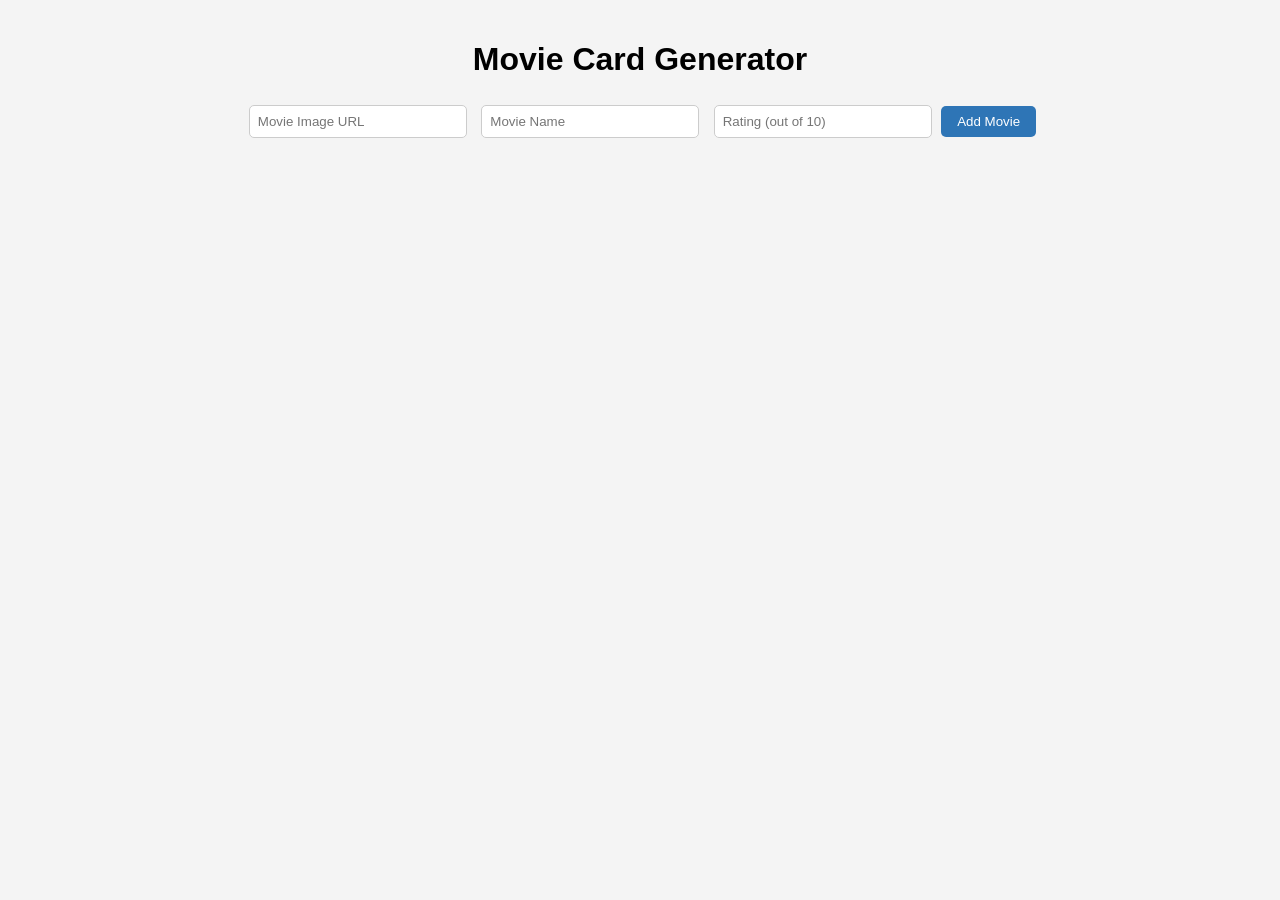
<file: MovieCardGenerator/dom.html>
<!DOCTYPE html>
<html lang="en">
<head>
  <meta charset="UTF-8">
  <title>Movie Card Generator</title>
  <link rel="stylesheet" href="style.css">
</head>
<body>
 
  <h1>Movie Card Generator</h1>
 
  <div class="form-box">
	<input type="text" id="movieUrl" placeholder="Movie Image URL">
	<input type="text" id="movieName" placeholder="Movie Name">
	<input type="number" id="movieRating" placeholder="Rating (out of 10)" min="0" max="10">
	<button onclick="addMovie()">Add Movie</button>
  </div>
 
  <div id="movieContainer" class="movie-container"></div>
 
  <script src="script.js"></script>
</body>
</html>
</file>
<file: portfolio/style.css>
@import url('https://fonts.googleapis.com/css2?family=Plus+Jakarta+Sans:wght@300;400;500;600;700;800&family=Syne:wght@700;800&display=swap');

:root {
  /* Design System Colors - Dark Theme (Default) */
  --bg-color: #060813;
  --bg-grid: radial-gradient(circle at 50% 50%, rgba(255, 255, 255, 0.015) 1px, transparent 1px);
  --text-primary: #f8fafc;
  --text-secondary: #94a3b8;
  --text-muted: #64748b;
  
  --primary-accent: #8b5cf6; /* Cyber Purple */
  --secondary-accent: #06b6d4; /* Neon Cyan */
  --accent-glow: rgba(139, 92, 246, 0.15);
  --gradient-primary: linear-gradient(135deg, #8b5cf6 0%, #06b6d4 100%);
  --gradient-primary-hover: linear-gradient(135deg, #a78bfa 0%, #22d3ee 100%);
  --gradient-glow: radial-gradient(circle, rgba(139, 92, 246, 0.18) 0%, rgba(6, 182, 212, 0.04) 60%, transparent 100%);
  
  --card-bg: rgba(15, 23, 42, 0.55);
  --card-border: rgba(255, 255, 255, 0.06);
  --card-border-hover: rgba(139, 92, 246, 0.3);
  --card-shadow: 0 20px 40px -15px rgba(0, 0, 0, 0.7);
  
  --nav-bg: rgba(6, 8, 19, 0.75);
  --nav-border: rgba(255, 255, 255, 0.04);
  
  --glow-left: rgba(139, 92, 246, 0.35);
  --glow-right: rgba(6, 182, 212, 0.3);
  
  --input-bg: rgba(15, 23, 42, 0.4);
  --input-border: rgba(255, 255, 255, 0.08);
  --input-focus: #8b5cf6;
  
  --font-heading: 'Syne', sans-serif;
  --font-body: 'Plus Jakarta Sans', sans-serif;
  
  --transition-smooth: all 0.4s cubic-bezier(0.16, 1, 0.3, 1);
  --transition-bounce: all 0.5s cubic-bezier(0.175, 0.885, 0.32, 1.275);
  
  --border-radius-sm: 8px;
  --border-radius-md: 16px;
  --border-radius-lg: 24px;
}

/* Light Theme Variables triggered via CSS :has Selector */
:root:has(#theme-toggle:checked) {
  --bg-color: #f8fafc;
  --bg-grid: radial-gradient(circle at 50% 50%, rgba(15, 23, 42, 0.02) 1px, transparent 1px);
  --text-primary: #0f172a;
  --text-secondary: #475569;
  --text-muted: #94a3b8;
  
  --primary-accent: #7c3aed;
  --secondary-accent: #0891b2;
  --accent-glow: rgba(124, 58, 237, 0.08);
  --gradient-primary: linear-gradient(135deg, #7c3aed 0%, #0891b2 100%);
  --gradient-primary-hover: linear-gradient(135deg, #6d28d9 0%, #0e7490 100%);
  --gradient-glow: radial-gradient(circle, rgba(124, 58, 237, 0.08) 0%, rgba(8, 145, 178, 0.02) 60%, transparent 100%);
  
  --card-bg: rgba(255, 255, 255, 0.7);
  --card-border: rgba(15, 23, 42, 0.06);
  --card-border-hover: rgba(124, 58, 237, 0.25);
  --card-shadow: 0 20px 40px -20px rgba(15, 23, 42, 0.08);
  
  --nav-bg: rgba(248, 250, 252, 0.8);
  --nav-border: rgba(15, 23, 42, 0.05);
  
  --glow-left: rgba(124, 58, 237, 0.15);
  --glow-right: rgba(8, 145, 178, 0.12);
  
  --input-bg: rgba(255, 255, 255, 0.8);
  --input-border: rgba(15, 23, 42, 0.1);
  --input-focus: #7c3aed;
}

/* General Reset & Layout */
* {
  margin: 0;
  padding: 0;
  box-sizing: border-box;
}

html {
  scroll-behavior: smooth;
}

body {
  font-family: var(--font-body);
  background-color: var(--bg-color);
  background-image: var(--bg-grid);
  background-size: 32px 32px;
  color: var(--text-primary);
  line-height: 1.6;
  overflow-x: hidden;
  transition: background-color 0.5s ease, color 0.3s ease;
}

/* Hide CSS Trigger Checkboxes */
#theme-toggle,
#menu-toggle {
  position: absolute;
  top: -9999px;
  left: -9999px;
  opacity: 0;
  width: 0;
  height: 0;
}

/* Background Ambient Lights */
.ambient-glows {
  position: fixed;
  top: 0;
  left: 0;
  width: 100%;
  height: 100%;
  z-index: -1;
  pointer-events: none;
  overflow: hidden;
}

.glow-bubble {
  position: absolute;
  border-radius: 50%;
  filter: blur(140px);
  opacity: 0.45;
  transition: background 0.5s ease;
}

.glow-bubble-1 {
  top: -10%;
  left: -10%;
  width: 50vw;
  height: 50vw;
  background: var(--glow-left);
  animation: floatGlow1 20s infinite alternate ease-in-out;
}

.glow-bubble-2 {
  bottom: -10%;
  right: -10%;
  width: 45vw;
  height: 45vw;
  background: var(--glow-right);
  animation: floatGlow2 25s infinite alternate ease-in-out;
}

@keyframes floatGlow1 {
  0% { transform: translate(0, 0) scale(1); }
  100% { transform: translate(8%, 12%) scale(1.1); }
}

@keyframes floatGlow2 {
  0% { transform: translate(0, 0) scale(1); }
  100% { transform: translate(-10%, -8%) scale(1.05); }
}

/* Typography Helpers */
.container {
  max-width: 1200px;
  margin: 0 auto;
  padding: 0 24px;
}

h1, h2, h3, h4 {
  font-family: var(--font-heading);
  font-weight: 700;
  letter-spacing: -0.02em;
}

.gradient-text {
  background: var(--gradient-primary);
  -webkit-background-clip: text;
  -webkit-text-fill-color: transparent;
  background-clip: text;
}

.section-header {
  text-align: center;
  margin-bottom: 60px;
}

.section-tag {
  display: inline-block;
  font-size: 0.75rem;
  font-weight: 700;
  text-transform: uppercase;
  letter-spacing: 0.15em;
  color: var(--primary-accent);
  margin-bottom: 12px;
}

.section-title {
  font-size: 2.5rem;
  font-weight: 800;
  line-height: 1.2;
}

/* Buttons */
.btn {
  display: inline-flex;
  align-items: center;
  justify-content: center;
  gap: 8px;
  padding: 14px 28px;
  font-size: 0.95rem;
  font-weight: 600;
  border-radius: var(--border-radius-md);
  text-decoration: none;
  cursor: pointer;
  transition: var(--transition-smooth);
}

.btn-primary {
  background: var(--gradient-primary);
  color: #ffffff;
  box-shadow: 0 10px 25px -5px var(--accent-glow);
}

.btn-primary:hover {
  background: var(--gradient-primary-hover);
  transform: translateY(-3px);
  box-shadow: 0 15px 30px -5px rgba(139, 92, 246, 0.35);
}

.btn-secondary {
  background: var(--card-bg);
  border: 1px solid var(--card-border);
  color: var(--text-primary);
  backdrop-filter: blur(12px);
}

.btn-secondary:hover {
  border-color: var(--card-border-hover);
  transform: translateY(-3px);
  background: rgba(255, 255, 255, 0.05);
}

/* Header & Navigation */
.navbar {
  position: fixed;
  top: 0;
  left: 0;
  width: 100%;
  z-index: 100;
  background: var(--nav-bg);
  border-bottom: 1px solid var(--nav-border);
  backdrop-filter: blur(16px);
  -webkit-backdrop-filter: blur(16px);
  transition: var(--transition-smooth);
}

.nav-container {
  display: flex;
  align-items: center;
  justify-content: space-between;
  height: 80px;
}

.logo {
  font-family: var(--font-heading);
  font-size: 1.45rem;
  font-weight: 800;
  text-decoration: none;
  color: var(--text-primary);
  display: flex;
  align-items: center;
  gap: 4px;
}

.logo-dot {
  width: 6px;
  height: 6px;
  background: var(--gradient-primary);
  border-radius: 50%;
  display: inline-block;
}

.nav-menu {
  display: flex;
  align-items: center;
  gap: 32px;
  list-style: none;
}

.nav-link {
  text-decoration: none;
  color: var(--text-secondary);
  font-size: 0.95rem;
  font-weight: 500;
  position: relative;
  padding: 8px 0;
  transition: var(--transition-smooth);
}

.nav-link::after {
  content: '';
  position: absolute;
  bottom: 0;
  left: 0;
  width: 0;
  height: 2px;
  background: var(--gradient-primary);
  transition: var(--transition-smooth);
}

.nav-link:hover {
  color: var(--text-primary);
}

.nav-link:hover::after {
  width: 100%;
}

.nav-controls {
  display: flex;
  align-items: center;
  gap: 20px;
}

/* Theme Switcher Toggle styling */
.theme-switch-label {
  display: flex;
  align-items: center;
  justify-content: space-between;
  width: 52px;
  height: 28px;
  background: rgba(148, 163, 184, 0.15);
  border-radius: 20px;
  padding: 4px;
  position: relative;
  cursor: pointer;
  transition: var(--transition-smooth);
}

.theme-switch-label .switch-ball {
  position: absolute;
  top: 4px;
  left: 4px;
  width: 20px;
  height: 20px;
  border-radius: 50%;
  background: var(--gradient-primary);
  transition: var(--transition-smooth);
}

.theme-switch-label svg {
  width: 14px;
  height: 14px;
  fill: var(--text-secondary);
  z-index: 1;
}

.theme-switch-label .sun-icon {
  margin-left: 3px;
}

.theme-switch-label .moon-icon {
  margin-right: 3px;
}

/* Move the switch ball when checked */
#theme-toggle:checked ~ .navbar .switch-ball {
  left: 28px;
}

/* Menu Toggle Button for Mobile Navigation */
.menu-btn {
  display: none;
  flex-direction: column;
  justify-content: space-between;
  width: 24px;
  height: 18px;
  cursor: pointer;
  z-index: 110;
}

.menu-btn span {
  width: 100%;
  height: 2px;
  background-color: var(--text-primary);
  border-radius: 2px;
  transition: var(--transition-smooth);
}

/* Hero Section */
.hero {
  padding: 160px 0 100px 0;
  position: relative;
}

.hero-grid {
  display: grid;
  grid-template-columns: 1.1fr 0.9fr;
  align-items: center;
  gap: 60px;
}

.hero-content {
  z-index: 2;
}

.hero-badge {
  display: inline-flex;
  align-items: center;
  gap: 8px;
  background: rgba(139, 92, 246, 0.1);
  border: 1px solid rgba(139, 92, 246, 0.2);
  color: var(--primary-accent);
  padding: 6px 14px;
  border-radius: 30px;
  font-size: 0.8rem;
  font-weight: 600;
  margin-bottom: 24px;
}

.hero-badge-dot {
  width: 8px;
  height: 8px;
  background: #22c55e;
  border-radius: 50%;
  animation: pulseDot 1.5s infinite;
}

@keyframes pulseDot {
  0% { transform: scale(0.9); opacity: 0.6; }
  50% { transform: scale(1.2); opacity: 1; }
  100% { transform: scale(0.9); opacity: 0.6; }
}

.hero-title {
  font-size: 3.8rem;
  font-weight: 800;
  line-height: 1.1;
  margin-bottom: 24px;
}

.hero-title span {
  display: block;
}

.hero-desc {
  font-size: 1.15rem;
  color: var(--text-secondary);
  max-width: 540px;
  margin-bottom: 40px;
}

.hero-ctas {
  display: flex;
  gap: 16px;
}

/* Avatar Showcase */
.hero-showcase {
  position: relative;
  display: flex;
  justify-content: center;
  align-items: center;
}

.avatar-ring {
  position: absolute;
  border-radius: 50%;
  border: 2px dashed rgba(139, 92, 246, 0.2);
  animation: rotateRing 30s linear infinite;
  width: 440px;
  height: 440px;
}

.avatar-ring.ring-inner {
  width: 380px;
  height: 380px;
  animation-direction: reverse;
  border-color: rgba(6, 182, 212, 0.15);
}

@keyframes rotateRing {
  0% { transform: rotate(0deg); }
  100% { transform: rotate(360deg); }
}

.avatar-frame {
  width: 320px;
  height: 320px;
  border-radius: 50%;
  background: var(--gradient-primary);
  padding: 4px;
  position: relative;
  z-index: 2;
  box-shadow: 0 25px 60px -15px var(--accent-glow);
}

.avatar-inner {
  width: 100%;
  height: 100%;
  border-radius: 50%;
  background-color: var(--bg-color);
  overflow: hidden;
  position: relative;
  transition: background-color 0.5s ease;
}

.avatar-inner img {
  width: 100%;
  height: 100%;
  object-fit: cover;
  transition: var(--transition-smooth);
}

.avatar-frame:hover img {
  transform: scale(1.08) rotate(2deg);
}

/* Hero Floating Badges */
.floating-badge {
  position: absolute;
  background: var(--card-bg);
  border: 1px solid var(--card-border);
  backdrop-filter: blur(12px);
  -webkit-backdrop-filter: blur(12px);
  border-radius: var(--border-radius-md);
  padding: 12px 18px;
  display: flex;
  align-items: center;
  gap: 12px;
  z-index: 3;
  box-shadow: var(--card-shadow);
  animation: floatBadge 4s ease-in-out infinite;
}

.badge-1 {
  top: 15%;
  left: -10px;
  animation-delay: 0s;
}

.badge-2 {
  bottom: 12%;
  right: -10px;
  animation-delay: 2s;
}

.badge-icon {
  width: 36px;
  height: 36px;
  border-radius: 10px;
  background: rgba(139, 92, 246, 0.15);
  display: flex;
  align-items: center;
  justify-content: center;
  color: var(--primary-accent);
}

.badge-info h4 {
  font-size: 0.85rem;
  font-weight: 700;
  color: var(--text-primary);
}

.badge-info p {
  font-size: 0.75rem;
  color: var(--text-secondary);
}

@keyframes floatBadge {
  0% { transform: translateY(0); }
  50% { transform: translateY(-10px); }
  100% { transform: translateY(0); }
}

/* About Section */
.about {
  padding: 100px 0;
  position: relative;
}

.about-grid {
  display: grid;
  grid-template-columns: 1fr 1fr;
  gap: 80px;
  align-items: center;
}

.about-stats {
  display: grid;
  grid-template-columns: 1fr 1fr;
  gap: 24px;
}

.stat-card {
  background: var(--card-bg);
  border: 1px solid var(--card-border);
  padding: 32px 24px;
  border-radius: var(--border-radius-md);
  text-align: center;
  transition: var(--transition-smooth);
}

.stat-card:hover {
  transform: translateY(-5px);
  border-color: var(--card-border-hover);
  box-shadow: var(--card-shadow);
}

.stat-number {
  font-family: var(--font-heading);
  font-size: 2.8rem;
  font-weight: 800;
  line-height: 1;
  margin-bottom: 8px;
}

.stat-label {
  font-size: 0.85rem;
  color: var(--text-secondary);
  font-weight: 600;
  text-transform: uppercase;
  letter-spacing: 0.05em;
}

.about-details h3 {
  font-size: 1.8rem;
  margin-bottom: 16px;
  line-height: 1.3;
}

.about-details p {
  color: var(--text-secondary);
  margin-bottom: 24px;
  font-size: 1.05rem;
}

.university-highlight {
  display: flex;
  align-items: flex-start;
  gap: 16px;
  background: rgba(139, 92, 246, 0.05);
  border-left: 4px solid var(--primary-accent);
  padding: 20px;
  border-radius: 0 var(--border-radius-md) var(--border-radius-md) 0;
  margin-bottom: 32px;
}

.univ-logo-placeholder {
  width: 44px;
  height: 44px;
  background: var(--gradient-primary);
  border-radius: 10px;
  display: flex;
  align-items: center;
  justify-content: center;
  color: #fff;
  font-weight: 800;
  font-size: 1.2rem;
  flex-shrink: 0;
}

.univ-info h4 {
  font-size: 1.05rem;
  font-weight: 700;
  color: var(--text-primary);
  margin-bottom: 4px;
}

.univ-info p {
  font-size: 0.9rem;
  color: var(--text-secondary);
  margin: 0;
}

/* Skills Section */
.skills {
  padding: 100px 0;
  position: relative;
}

.skills-grid {
  display: grid;
  grid-template-columns: repeat(3, 1fr);
  gap: 32px;
}

.skill-category {
  background: var(--card-bg);
  border: 1px solid var(--card-border);
  padding: 40px 32px;
  border-radius: var(--border-radius-lg);
  backdrop-filter: blur(12px);
  -webkit-backdrop-filter: blur(12px);
  transition: var(--transition-smooth);
}

.skill-category:hover {
  transform: translateY(-8px);
  border-color: var(--card-border-hover);
  box-shadow: var(--card-shadow);
}

.skill-cat-header {
  display: flex;
  align-items: center;
  gap: 16px;
  margin-bottom: 30px;
}

.skill-cat-icon {
  width: 48px;
  height: 48px;
  border-radius: 12px;
  background: rgba(6, 182, 212, 0.1);
  color: var(--secondary-accent);
  display: flex;
  align-items: center;
  justify-content: center;
}

.skill-category:nth-child(2) .skill-cat-icon {
  background: rgba(139, 92, 246, 0.1);
  color: var(--primary-accent);
}

.skill-category:nth-child(3) .skill-cat-icon {
  background: rgba(234, 179, 8, 0.1);
  color: #eab308;
}

.skill-cat-header h3 {
  font-size: 1.35rem;
  font-weight: 700;
}

.skills-list {
  display: flex;
  flex-direction: column;
  gap: 20px;
}

.skill-item {
  width: 100%;
}

.skill-info {
  display: flex;
  justify-content: space-between;
  margin-bottom: 8px;
}

.skill-name {
  font-size: 0.95rem;
  font-weight: 600;
}

.skill-percent {
  font-size: 0.85rem;
  color: var(--text-muted);
  font-weight: 500;
}

.skill-track {
  width: 100%;
  height: 6px;
  background: rgba(148, 163, 184, 0.1);
  border-radius: 10px;
  overflow: hidden;
}

.skill-progress {
  height: 100%;
  border-radius: 10px;
  background: var(--gradient-primary);
  width: 0;
  transition: width 1.5s cubic-bezier(0.16, 1, 0.3, 1);
}

/* Trigger animation when on screen using CSS anchor/scroll or just default width for instant visual feedback */
.skill-category:hover .skill-progress-c { width: 90%; }
.skill-category:hover .skill-progress-html { width: 95%; }
.skill-category:hover .skill-progress-css { width: 90%; }
.skill-category:hover .skill-progress-java { width: 80%; }
.skill-category:hover .skill-progress-sql { width: 85%; }
.skill-category:hover .skill-progress-py { width: 75%; }
.skill-category:hover .skill-progress-git { width: 85%; }
.skill-category:hover .skill-progress-figma { width: 80%; }
.skill-category:hover .skill-progress-vs { width: 90%; }

/* Set default fallback widths so it is pre-filled even without hover */
.skill-progress-c { width: 88%; }
.skill-progress-html { width: 95%; }
.skill-progress-css { width: 90%; }
.skill-progress-java { width: 82%; }
.skill-progress-sql { width: 85%; }
.skill-progress-py { width: 75%; }
.skill-progress-git { width: 85%; }
.skill-progress-figma { width: 78%; }
.skill-progress-vs { width: 90%; }

/* Timeline Section (Education) */
.timeline-section {
  padding: 100px 0;
  position: relative;
}

.timeline {
  position: relative;
  max-width: 800px;
  margin: 0 auto;
  padding: 40px 0;
}

.timeline::before {
  content: '';
  position: absolute;
  left: 31px;
  top: 0;
  width: 2px;
  height: 100%;
  background: linear-gradient(to bottom, var(--primary-accent), var(--secondary-accent), transparent);
}

.timeline-item {
  position: relative;
  padding-left: 80px;
  margin-bottom: 50px;
}

.timeline-item:last-child {
  margin-bottom: 0;
}

.timeline-dot {
  position: absolute;
  left: 20px;
  top: 6px;
  width: 24px;
  height: 24px;
  border-radius: 50%;
  background: var(--bg-color);
  border: 4px solid var(--primary-accent);
  z-index: 2;
  box-shadow: 0 0 10px var(--accent-glow);
  transition: var(--transition-smooth);
}

.timeline-item:nth-child(2) .timeline-dot {
  border-color: var(--secondary-accent);
}

.timeline-item:hover .timeline-dot {
  transform: scale(1.3);
  box-shadow: 0 0 18px var(--primary-accent);
}

.timeline-badge {
  display: inline-block;
  font-size: 0.75rem;
  font-weight: 700;
  color: var(--primary-accent);
  background: rgba(139, 92, 246, 0.08);
  border: 1px solid rgba(139, 92, 246, 0.15);
  padding: 4px 12px;
  border-radius: 20px;
  margin-bottom: 12px;
}

.timeline-item:nth-child(2) .timeline-badge {
  color: var(--secondary-accent);
  background: rgba(6, 182, 212, 0.08);
  border-color: rgba(6, 182, 212, 0.15);
}

.timeline-card {
  background: var(--card-bg);
  border: 1px solid var(--card-border);
  padding: 30px;
  border-radius: var(--border-radius-md);
  transition: var(--transition-smooth);
}

.timeline-card:hover {
  transform: translateX(8px);
  border-color: var(--card-border-hover);
  box-shadow: var(--card-shadow);
}

.timeline-card h3 {
  font-size: 1.25rem;
  margin-bottom: 4px;
}

.timeline-inst {
  font-size: 0.95rem;
  color: var(--text-secondary);
  font-weight: 600;
  margin-bottom: 12px;
}

.timeline-card p {
  color: var(--text-secondary);
  font-size: 0.95rem;
}

/* Projects Showcase */
.projects {
  padding: 100px 0;
  position: relative;
}

.projects-grid {
  display: grid;
  grid-template-columns: repeat(3, 1fr);
  gap: 32px;
}

.project-card {
  background: var(--card-bg);
  border: 1px solid var(--card-border);
  border-radius: var(--border-radius-lg);
  overflow: hidden;
  transition: var(--transition-smooth);
  display: flex;
  flex-direction: column;
}

.project-card:hover {
  transform: translateY(-10px);
  border-color: var(--card-border-hover);
  box-shadow: var(--card-shadow);
}

.project-image {
  height: 220px;
  position: relative;
  overflow: hidden;
}

.project-image img {
  width: 100%;
  height: 100%;
  object-fit: cover;
  transition: var(--transition-smooth);
}

.project-card:hover .project-image img {
  transform: scale(1.08);
}

.project-glow {
  position: absolute;
  top: 0;
  left: 0;
  width: 100%;
  height: 100%;
  background: linear-gradient(to bottom, transparent 40%, rgba(6, 8, 19, 0.8) 100%);
  z-index: 1;
}

.project-tags {
  position: absolute;
  bottom: 16px;
  left: 20px;
  display: flex;
  gap: 8px;
  z-index: 2;
}

.project-tag {
  font-size: 0.7rem;
  font-weight: 700;
  color: #fff;
  background: rgba(139, 92, 246, 0.8);
  padding: 4px 10px;
  border-radius: 4px;
  backdrop-filter: blur(4px);
  text-transform: uppercase;
}

.project-tag:nth-child(2) {
  background: rgba(6, 182, 212, 0.8);
}

.project-info {
  padding: 30px;
  display: flex;
  flex-direction: column;
  flex-grow: 1;
}

.project-info h3 {
  font-size: 1.35rem;
  margin-bottom: 12px;
}

.project-info p {
  color: var(--text-secondary);
  font-size: 0.95rem;
  margin-bottom: 24px;
  flex-grow: 1;
}

.project-links {
  display: flex;
  gap: 16px;
  align-items: center;
}

.project-link {
  color: var(--text-primary);
  text-decoration: none;
  font-size: 0.85rem;
  font-weight: 700;
  display: flex;
  align-items: center;
  gap: 6px;
  transition: var(--transition-smooth);
}

.project-link svg {
  width: 16px;
  height: 16px;
  stroke: currentColor;
  transition: var(--transition-smooth);
}

.project-link:hover {
  color: var(--primary-accent);
}

.project-link:hover svg {
  transform: translate(2px, -2px);
}

/* Contact Section */
.contact {
  padding: 100px 0 140px 0;
  position: relative;
}

.contact-grid {
  display: grid;
  grid-template-columns: 0.9fr 1.1fr;
  gap: 80px;
}

.contact-info h3 {
  font-size: 1.8rem;
  margin-bottom: 16px;
}

.contact-info p {
  color: var(--text-secondary);
  margin-bottom: 40px;
  font-size: 1.05rem;
}

.contact-details {
  display: flex;
  flex-direction: column;
  gap: 30px;
  margin-bottom: 40px;
}

.contact-item {
  display: flex;
  align-items: center;
  gap: 20px;
}

.contact-icon {
  width: 50px;
  height: 50px;
  border-radius: 14px;
  background: var(--card-bg);
  border: 1px solid var(--card-border);
  display: flex;
  align-items: center;
  justify-content: center;
  color: var(--primary-accent);
  transition: var(--transition-smooth);
}

.contact-item:hover .contact-icon {
  color: #fff;
  background: var(--gradient-primary);
  border-color: transparent;
  transform: scale(1.05);
}

.contact-text h4 {
  font-size: 0.85rem;
  color: var(--text-muted);
  text-transform: uppercase;
  letter-spacing: 0.05em;
  margin-bottom: 4px;
}

.contact-text a, .contact-text p {
  color: var(--text-primary);
  font-size: 1.05rem;
  text-decoration: none;
  font-weight: 600;
  transition: var(--transition-smooth);
}

.contact-text a:hover {
  color: var(--primary-accent);
}

.social-links {
  display: flex;
  gap: 16px;
}

.social-link {
  width: 44px;
  height: 44px;
  border-radius: 10px;
  background: var(--card-bg);
  border: 1px solid var(--card-border);
  display: flex;
  align-items: center;
  justify-content: center;
  color: var(--text-secondary);
  transition: var(--transition-smooth);
}

.social-link:hover {
  color: #fff;
  background: var(--gradient-primary);
  border-color: transparent;
  transform: translateY(-4px);
}

.social-link svg {
  width: 18px;
  height: 18px;
  fill: currentColor;
}

/* Contact Form */
.contact-form-container {
  background: var(--card-bg);
  border: 1px solid var(--card-border);
  border-radius: var(--border-radius-lg);
  padding: 50px;
  backdrop-filter: blur(12px);
  -webkit-backdrop-filter: blur(12px);
  position: relative;
}

.contact-form {
  display: flex;
  flex-direction: column;
  gap: 24px;
}

.form-group {
  position: relative;
}

.form-input {
  width: 100%;
  padding: 16px 20px;
  background: var(--input-bg);
  border: 1px solid var(--input-border);
  border-radius: var(--border-radius-md);
  color: var(--text-primary);
  font-family: var(--font-body);
  font-size: 0.95rem;
  outline: none;
  transition: var(--transition-smooth);
}

.form-input:focus {
  border-color: var(--input-focus);
  box-shadow: 0 0 0 4px var(--accent-glow);
  background: rgba(15, 23, 42, 0.6);
}

.form-label {
  position: absolute;
  left: 20px;
  top: 18px;
  color: var(--text-muted);
  font-size: 0.95rem;
  pointer-events: none;
  transition: var(--transition-smooth);
}

/* Float labels on focus or content */
.form-input:focus ~ .form-label,
.form-input:not(:placeholder-shown) ~ .form-label {
  top: -10px;
  left: 12px;
  font-size: 0.75rem;
  font-weight: 700;
  color: var(--primary-accent);
  background: var(--bg-color);
  padding: 0 8px;
  border-radius: 4px;
}

/* Float label adjustment for light theme */
:root:has(#theme-toggle:checked) .form-input:focus ~ .form-label,
:root:has(#theme-toggle:checked) .form-input:not(:placeholder-shown) ~ .form-label {
  background: #f8fafc;
}

textarea.form-input {
  resize: vertical;
  min-height: 140px;
}

/* Footer Section */
.footer {
  border-top: 1px solid var(--nav-border);
  background: rgba(6, 8, 19, 0.85);
  padding: 40px 0;
  text-align: center;
  transition: var(--transition-smooth);
}

.footer-text {
  font-size: 0.9rem;
  color: var(--text-muted);
}

/* RESPONSIVE DESIGN MEDIA QUERIES */

@media (max-width: 1024px) {
  .hero-title {
    font-size: 3rem;
  }
  .hero-grid, .about-grid, .skills-grid, .projects-grid, .contact-grid {
    gap: 40px;
  }
  .skills-grid, .projects-grid {
    grid-template-columns: 1fr 1fr;
  }
  .skills-grid .skill-category:last-child {
    grid-column: span 2;
  }
}

@media (max-width: 768px) {
  /* Mobile Hamburger Menu Functionality via CSS checkbox */
  .menu-btn {
    display: flex;
  }
  
  .nav-menu {
    position: fixed;
    top: 80px;
    left: -100%;
    width: 100%;
    height: calc(100vh - 80px);
    background: var(--nav-bg);
    border-top: 1px solid var(--nav-border);
    backdrop-filter: blur(20px);
    flex-direction: column;
    padding: 60px 40px;
    gap: 40px;
    align-items: flex-start;
    transition: var(--transition-smooth);
  }
  
  /* Trigger opening of navbar menu */
  #menu-toggle:checked ~ .navbar .nav-menu {
    left: 0;
  }
  
  /* Menu icon transformations */
  #menu-toggle:checked ~ .navbar .menu-btn span:nth-child(1) {
    transform: rotate(45deg) translate(5px, 5px);
  }
  #menu-toggle:checked ~ .navbar .menu-btn span:nth-child(2) {
    opacity: 0;
  }
  #menu-toggle:checked ~ .navbar .menu-btn span:nth-child(3) {
    transform: rotate(-45deg) translate(6px, -7px);
  }
  
  .hero-grid, .about-grid, .contact-grid {
    grid-template-columns: 1fr;
  }
  
  .hero-showcase {
    order: -1;
    margin-bottom: 40px;
  }
  
  .avatar-ring {
    width: 320px;
    height: 320px;
  }
  
  .avatar-frame {
    width: 240px;
    height: 240px;
  }
  
  .floating-badge {
    padding: 8px 12px;
  }
  
  .badge-1 {
    top: 5%;
    left: -20px;
  }
  
  .badge-2 {
    bottom: 5%;
    right: -20px;
  }
  
  .skills-grid, .projects-grid {
    grid-template-columns: 1fr;
  }
  
  .skills-grid .skill-category:last-child {
    grid-column: span 1;
  }
  
  .timeline::before {
    left: 19px;
  }
  
  .timeline-item {
    padding-left: 50px;
  }
  
  .timeline-dot {
    left: 8px;
  }
  
  .contact-form-container {
    padding: 30px 20px;
  }
}
</file>
<file: MovieCardGenerator/style.css>
body {
    font-family: Arial, sans-serif;
    text-align: center;
    background: #f4f4f4;
    margin: 0;
    padding: 20px;
  }
   
  .form-box {
    margin-bottom: 30px;
  }
   
  .form-box input {
    padding: 8px;
    margin: 5px;
    width: 200px;
    border: 1px solid #ccc;
    border-radius: 5px;
  }
   
  .form-box button {
    padding: 8px 16px;
    background: #2e75b6;
    color: white;
    border: none;
    border-radius: 5px;
    cursor: pointer;
  }
   
  .movie-container {
    display: flex;
    flex-wrap: wrap;
    justify-content: center;
    gap: 15px;
  }
   
  .movie-card {
    width: 180px;
    background: white;
    border-radius: 8px;
    box-shadow: 0 2px 6px rgba(0,0,0,0.2);
    overflow: hidden;
  }
   
  .movie-card img {
    width: 100%;
    height: 220px;
    object-fit: cover;
  }
   
  .movie-card h3 {
    font-size: 16px;
    margin: 8px 0 4px;
  }
   
  .movie-card p {
    margin: 0 0 10px;
    color: #555;
  }
</file>
